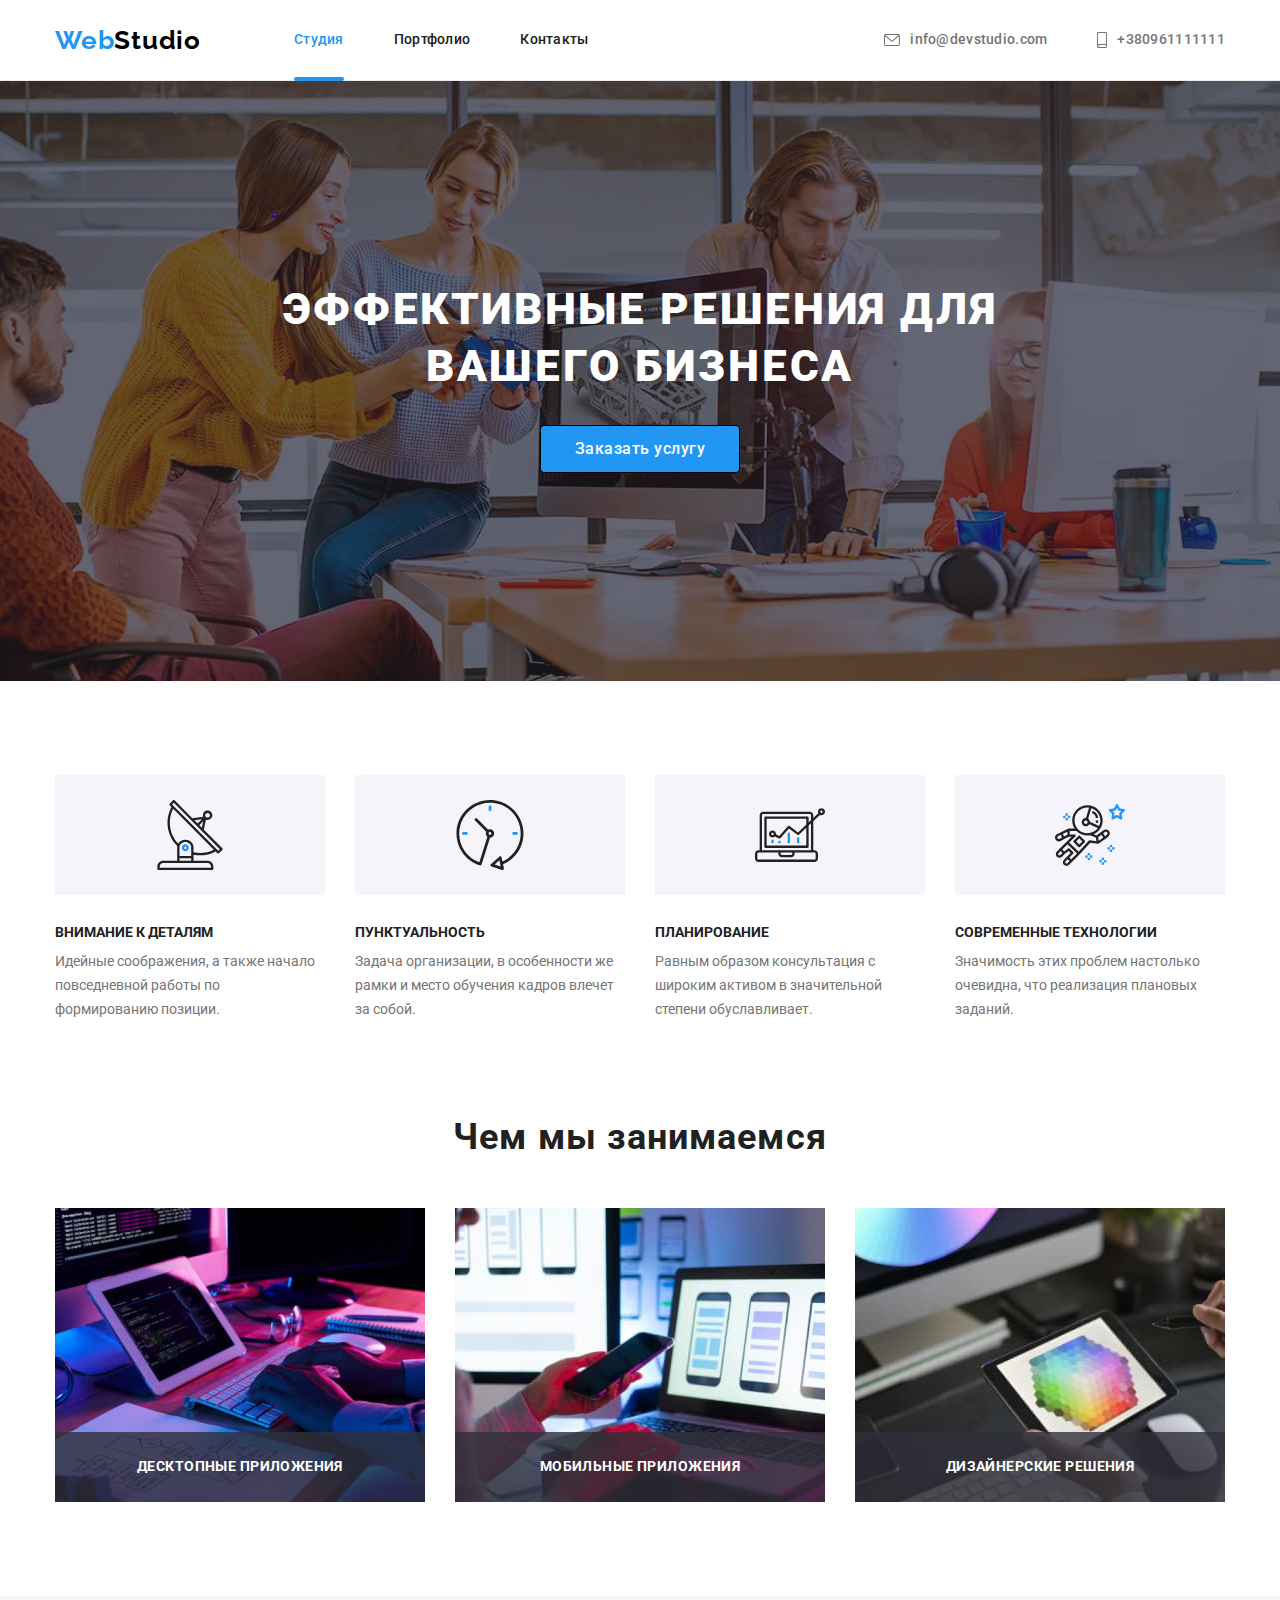
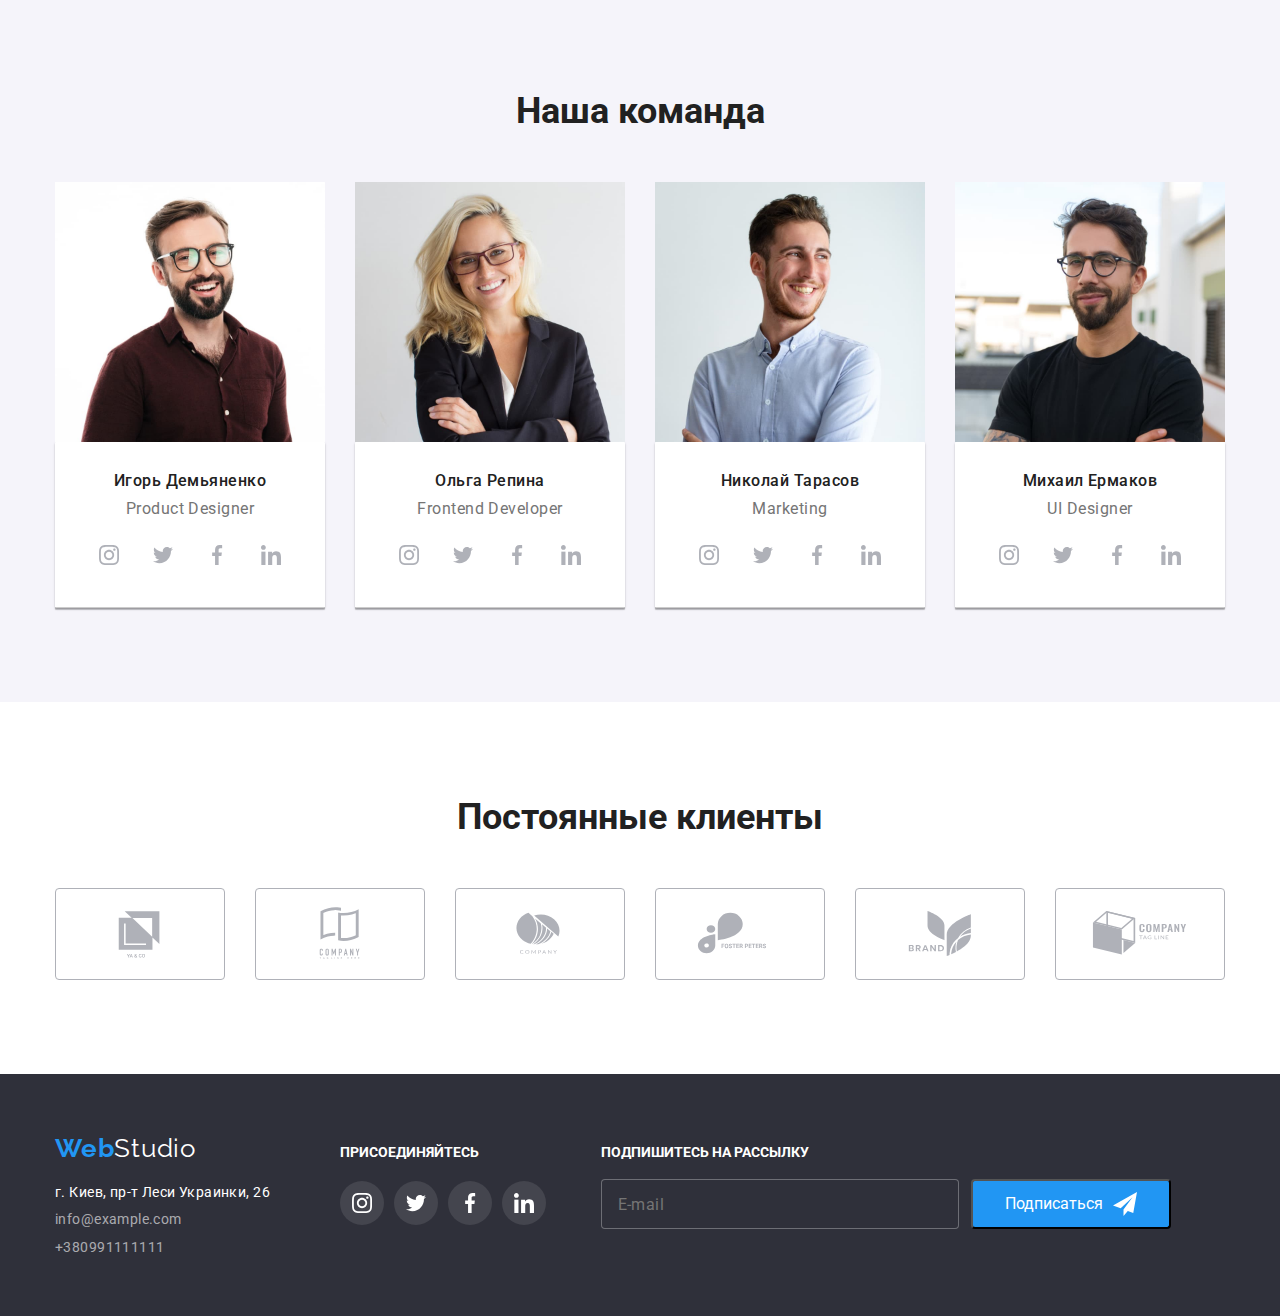
<file: index.html>
<!DOCTYPE html>
<html lang="ru">
  <head>
    <meta charset="UTF-8" />
    <meta http-equiv="X-UA-Compatible" content="IE=edge" />
    <meta name="viewport" content="width=device-width, initial-scale=1.0" />

    <link rel="preconnect" href="https://fonts.googleapis.com" />
    <link rel="preconnect" href="https://fonts.gstatic.com" crossorigin />
    <link
      href="https://fonts.googleapis.com/css2?family=Raleway:wght@700&family=Roboto:wght@400;500;700;900&display=swap"
      rel="stylesheet"
    />
    <link
      rel="stylesheet"
      href="https://cdnjs.cloudflare.com/ajax/libs/modern-normalize/1.1.0/modern-normalize.min.css"
    />
    <link rel="stylesheet" href="./css/style.css" />
    <title>Document</title>
  </head>
  <body>
    <header class="page-header">
      <div class="container">
        <nav class="all-nav">
          <a class="link link-logo-header" href="./index.html">
            <span class="logo-web-header">Web</span
            ><span class="logo-studio-header">Studio</span>
          </a>
          <ul class="nav-list">
            <li class="item">
              <a href="" class="nav-list-link current link">Студия</a>
            </li>
            <li class="item">
              <a href="./portfolio.html" class="nav-list-link link"
                >Портфолио</a
              >
            </li>
            <li class="item">
              <a href="" class="nav-list-link link">Контакты</a>
            </li>
          </ul>
        </nav>
        <ul class="contacts-list">
          <li class="item">
            <a href="mailto:info@devstudio.com" class="contact link">
              <svg class="icon-mail">
                <use href="./img/icons.svg#icon-envelope"></use>
              </svg>
              info@devstudio.com</a
            >
          </li>
          <li class="item">
            <a href="tel:+380961111111" class="contact link"
              ><svg class="icon-phone">
                <use href="./img/icons.svg#icon-smartphone"></use>
              </svg>
              +380961111111</a
            >
          </li>
        </ul>
      </div>
    </header>
    <main>
      <!-- HERO -->
      <section class="filter-list">
        <div class="container">
          <h1 class="filter-list-title">
            ЭФФЕКТИВНЫЕ РЕШЕНИЯ ДЛЯ<br />
            ВАШЕГО БИЗНЕСА
          </h1>
          <button type="button" class="button current" data-modal-open>
            Заказать услугу
          </button>
        </div>
      </section>
      <!-- ADVANTAGE -->
      <section class="section">
        <div class="container">
          <h2 class="visually-hidden">Особенности(скрытый заголовок)</h2>
          <ul class="advantage-list">
            <li class="item">
              <div class="icon-container">
                <svg class="icon-antenna-1">
                  <use href="./img/icons.svg#icon-antenna-1"></use>
                </svg>
              </div>

              <h3 class="advantage-list-title">ВНИМАНИЕ К ДЕТАЛЯМ</h3>
              <p class="advantage-list-text">
                Идейные соображения, а также начало повседневной работы по
                формированию позиции.
              </p>
            </li>
            <li class="item">
              <div class="icon-container">
                <svg class="icon-clock-1">
                  <use href="./img/icons.svg#icon-clock-1"></use>
                </svg>
              </div>
              <h3 class="advantage-list-title">ПУНКТУАЛЬНОСТЬ</h3>
              <p class="advantage-list-text">
                Задача организации, в особенности же рамки и место обучения
                кадров влечет за собой.
              </p>
            </li>
            <li class="item">
              <div class="icon-container">
                <svg class="icon-diagram-1">
                  <use href="./img/icons.svg#icon-diagram-1"></use>
                </svg>
              </div>
              <h3 class="advantage-list-title">ПЛАНИРОВАНИЕ</h3>
              <p class="advantage-list-text">
                Равным образом консультация с широким активом в значительной
                степени обуславливает.
              </p>
            </li>
            <li class="item">
              <div class="icon-container">
                <svg class="icon-astronaut-1">
                  <use href="./img/icons.svg#icon-astronaut-1"></use>
                </svg>
              </div>
              <h3 class="advantage-list-title">СОВРЕМЕННЫЕ ТЕХНОЛОГИИ</h3>
              <p class="advantage-list-text">
                Значимость этих проблем настолько очевидна, что реализация
                плановых заданий.
              </p>
            </li>
          </ul>
        </div>
      </section>
      <section class="work-list">
        <div class="container">
          <h2 class="work-list-title">Чем мы занимаемся</h2>
          <ul class="work-list-img">
            <li class="item">
              <img src="./img/box1.jpg" alt="компьютер" width="370" />
              <p class="work-overlay">ДЕСКТОПНЫЕ ПРИЛОЖЕНИЯ</p>
            </li>
            <li class="item">
              <img src="./img/box2.jpg" alt="смартфон" width="370" />
              <p class="work-overlay">МОБИЛЬНЫЕ ПРИЛОЖЕНИЯ</p>
            </li>
            <li class="item">
              <img src="./img/box3.jpg" alt="планшет" width="370" />
              <p class="work-overlay">ДИЗАЙНЕРСКИЕ РЕШЕНИЯ</p>
            </li>
          </ul>
        </div>
      </section>
      <section class="all-team section">
        <div class="container">
          <h2 class="team-list-title">Наша команда</h2>
          <ul class="team-list-catalog">
            <li class="item">
              <img src="./img/img.jpg" width="270" alt="фото Игоря" />
              <div class="team-list-content">
                <h3 class="team-list-name">Игорь Демьяненко</h3>
                <p class="team-list-description">Product Designer</p>
                <ul class="social-icons">
                  <li class="social-item">
                    <a href="" class="social-link">
                      <svg class="social-icon" width="20" height="20">
                        <use href="./img/icons.svg#icon-instagram-2"></use>
                      </svg>
                    </a>
                  </li>
                  <li class="social-item">
                    <a href="" class="social-link">
                      <svg class="social-icon" width="20" height="20">
                        <use href="./img/icons.svg#icon-twitter-1"></use>
                      </svg>
                    </a>
                  </li>
                  <li class="social-item">
                    <a href="" class="social-link">
                      <svg class="social-icon" width="20" height="20">
                        <use href="./img/icons.svg#icon-facebook-1"></use>
                      </svg>
                    </a>
                  </li>
                  <li class="social-item">
                    <a href="" class="social-link">
                      <svg class="social-icon" width="20" height="20">
                        <use href="./img/icons.svg#icon-linkedin-1"></use>
                      </svg>
                    </a>
                  </li>
                </ul>
              </div>
            </li>
            <li class="item">
              <img src="./img/img1.jpg" width="270" alt="фото Ольги" />
              <div class="team-list-content">
                <h3 class="team-list-name">Ольга Репина</h3>
                <p class="team-list-description">Frontend Developer</p>
                <ul class="social-icons">
                  <li class="social-item">
                    <a href="" class="social-link">
                      <svg class="social-icon" width="20" height="20">
                        <use href="./img/icons.svg#icon-instagram-2"></use>
                      </svg>
                    </a>
                  </li>
                  <li class="social-item">
                    <a href="" class="social-link">
                      <svg class="social-icon" width="20" height="20">
                        <use href="./img/icons.svg#icon-twitter-1"></use>
                      </svg>
                    </a>
                  </li>
                  <li class="social-item">
                    <a href="" class="social-link">
                      <svg class="social-icon" width="20" height="20">
                        <use href="./img/icons.svg#icon-facebook-1"></use>
                      </svg>
                    </a>
                  </li>
                  <li class="social-item">
                    <a href="" class="social-link">
                      <svg class="social-icon" width="20" height="20">
                        <use href="./img/icons.svg#icon-linkedin-1"></use>
                      </svg>
                    </a>
                  </li>
                </ul>
              </div>
            </li>
            <li class="item">
              <img src="./img/img2.jpg" width="270" alt="фото Николая" />
              <div class="team-list-content">
                <h3 class="team-list-name">Николай Тарасов</h3>
                <p class="team-list-description">Marketing</p>
                <ul class="social-icons">
                  <li class="social-item">
                    <a href="" class="social-link">
                      <svg class="social-icon" width="20" height="20">
                        <use href="./img/icons.svg#icon-instagram-2"></use>
                      </svg>
                    </a>
                  </li>
                  <li class="social-item">
                    <a href="" class="social-link">
                      <svg class="social-icon" width="20" height="20">
                        <use href="./img/icons.svg#icon-twitter-1"></use>
                      </svg>
                    </a>
                  </li>
                  <li class="social-item">
                    <a href="" class="social-link">
                      <svg class="social-icon" width="20" height="20">
                        <use href="./img/icons.svg#icon-facebook-1"></use>
                      </svg>
                    </a>
                  </li>
                  <li class="social-item">
                    <a href="" class="social-link">
                      <svg class="social-icon" width="20" height="20">
                        <use href="./img/icons.svg#icon-linkedin-1"></use>
                      </svg>
                    </a>
                  </li>
                </ul>
              </div>
            </li>
            <li class="item">
              <img src="./img/img3.jpg" width="270" alt="фото Михаила" />
              <div class="team-list-content">
                <h3 class="team-list-name">Михаил Ермаков</h3>
                <p class="team-list-description">UI Designer</p>
                <ul class="social-icons">
                  <li class="social-item">
                    <a href="" class="social-link">
                      <svg class="social-icon" width="20" height="20">
                        <use href="./img/icons.svg#icon-instagram-2"></use>
                      </svg>
                    </a>
                  </li>
                  <li class="social-item">
                    <a href="" class="social-link">
                      <svg class="social-icon" width="20" height="20">
                        <use href="./img/icons.svg#icon-twitter-1"></use>
                      </svg>
                    </a>
                  </li>
                  <li class="social-item">
                    <a href="" class="social-link">
                      <svg class="social-icon" width="20" height="20">
                        <use href="./img/icons.svg#icon-facebook-1"></use>
                      </svg>
                    </a>
                  </li>
                  <li class="social-item">
                    <a href="" class="social-link">
                      <svg class="social-icon" width="20" height="20">
                        <use href="./img/icons.svg#icon-linkedin-1"></use>
                      </svg>
                    </a>
                  </li>
                </ul>
              </div>
            </li>
          </ul>
        </div>
      </section>
      <section class="clients section">
        <div class="container">
          <h2 class="client-title">Постоянные клиенты</h2>
          <ul class="client-list">
            <li class="client-item">
              <a href="" class="client-link"
                ><svg class="client-icon" width="106" height="60">
                  <use href="./img/icons.svg#icon-logo"></use>
                </svg>
              </a>
            </li>
            <li class="client-item">
              <a href="" class="client-link"
                ><svg class="client-icon" width="106" height="60">
                  <use href="./img/icons.svg#icon-logo1"></use>
                </svg>
              </a>
            </li>
            <li class="client-item">
              <a href="" class="client-link"
                ><svg class="client-icon" width="106" height="60">
                  <use href="./img/icons.svg#icon-logo2"></use>
                </svg>
              </a>
            </li>
            <li class="client-item">
              <a href="" class="client-link"
                ><svg class="client-icon" width="106" height="60">
                  <use href="./img/icons.svg#icon-logo3"></use>
                </svg>
              </a>
            </li>
            <li class="client-item">
              <a href="" class="client-link"
                ><svg class="client-icon" width="106" height="60">
                  <use href="./img/icons.svg#icon-logo4"></use>
                </svg>
              </a>
            </li>
            <li class="client-item">
              <a href="" class="client-link"
                ><svg class="client-icon" width="106" height="60">
                  <use href="./img/icons.svg#icon-logo5"></use>
                </svg>
              </a>
            </li>
          </ul>
        </div>
      </section>
    </main>
    <!-- FOOTER -->
    <footer class="all-footer">
      <div class="container">
        <div class="left-side">
          <a class="link" href="./index.html">
            <span lang="en" class="logo-web-header">Web</span
            ><span lang="en" class="footer-logo-studio">Studio</span>
          </a>

          <address class="contacts-list">
            <ul class="contacts-footer">
              <li class="item">
                <a
                  class="contacts-list-adress link"
                  href="https://www.google.com/maps/d/viewer?msa=0&mid=10uSM3H-mIU3GznYo2szRIEphczw&ll=50.42732700000004%2C30.538092&z=17"
                  rel="noopener noreferrer"
                  >г. Киев, пр-т Леси Украинки, 26</a
                >
              </li>
              <li class="item">
                <a href="mailto:info@example.com" class="contact-footer link"
                  >info@example.com</a
                >
              </li>
              <li class="item">
                <a href="tel:+380991111111" class="contact-footer link"
                  >+380991111111</a
                >
              </li>
            </ul>
          </address>
        </div>
        <div class="social-address">
          <h3 class="address-title">ПРИСОЕДИНЯЙТЕСЬ</h3>
          <ul class="address-icons">
            <li class="address-item">
              <a href="" class="address-link">
                <svg class="address-icon" width="20" height="20">
                  <use href="./img/icons.svg#icon-instagram-2"></use>
                </svg>
              </a>
            </li>
            <li class="address-item">
              <a href="" class="address-link">
                <svg class="address-icon" width="20" height="20">
                  <use href="./img/icons.svg#icon-twitter-1"></use>
                </svg>
              </a>
            </li>
            <li class="address-item">
              <a href="" class="address-link">
                <svg class="address-icon" width="20" height="20">
                  <use href="./img/icons.svg#icon-facebook-1"></use>
                </svg>
              </a>
            </li>
            <li class="address-item">
              <a href="" class="address-link">
                <svg class="address-icon" width="20" height="20">
                  <use href="./img/icons.svg#icon-linkedin-1"></use>
                </svg>
              </a>
            </li>
          </ul>
        </div>
        <form action="#" class="contact-form">
          <label for="email" class="text-for-input"
            >ПОДПИШИТЕСЬ НА РАССЫЛКУ</label
          >
          <input
            type="text"
            name="email"
            class="input-form"
            id="email"
            placeholder="E-mail"
          />
          <button class="input-button" type="submit">
            Подписаться
            <svg class="icon-send" width="24" height="24">
              <use href="./img/icons.svg#icon-send"></use>
            </svg>
          </button>
        </form>
      </div>
    </footer>
    <div class="backdrop is-hidden" data-modal>
      <div class="modal">
        <button class="close-modal-button" type="button" data-modal-close>
          <svg class="icon-close" width="18" height="18">
            <use href="./img/icons.svg#icon-close"></use>
          </svg>
        </button>
        <form class="modal-form">
          <p class="modal-form-text">Оставьте свои данные, мы вам перезвоним</p>
          <div class="modal-form-name">
            <label class="label-modal" for="name"> Имя</label>
            <span class="label-modal-span">
              <input class="input-modal" type="text" name="name" id="name" />
              <svg class="icon-modal" width="12" height="12">
                <use href="./img/icons.svg#icon-man"></use></svg
            ></span>
          </div>
          <div class="modal-form-phone">
            <label class="label-modal" for="phone">Телефон</label>
            <span class="label-modal-span"
              ><input class="input-modal" type="text" name="phone" id="phone" />
              <svg class="icon-modal" width="12" height="12">
                <use href="./img/icons.svg#icon-telphone"></use></svg
            ></span>
          </div>
          <div class="modal-form-mail">
            <label class="label-modal" for="mail">Почта</label>

            <span class="label-modal-span"
              ><input
                class="input-modal"
                type="text"
                name="mail"
                id="mail" /><svg class="icon-modal" width="12" height="12">
                <use href="./img/icons.svg#icon-enve"></use></svg
            ></span>
          </div>
          <div class="modal-form-comment">
            <label class="label-modal" for="comment">Комментарий</label>
            <textarea
              class="textarea-modal"
              name="comment"
              id="comment"
              placeholder="Введите текст"
            ></textarea>
          </div>
          <div class="modal-form-agreement">
            <input
              class="checkbox visually-hidden"
              type="checkbox"
              name="accept"
              value="accept"
              id="check"
            />
            <label for="check" class="accept-agreement"
              ><span class="label-accept-check"
                ><svg height="8" width="11">
                  <use href="./img/icons.svg#icon-vector-1"></use></svg
              ></span>
              Соглашаюсь с рассылкой и принимаю&nbsp;
              <a href="" class="accept-agreement-link">
                Условия договора</a
              ></label
            >
          </div>
          <div class="modal-form-submit">
            <button class="input-button-modal" type="submit">Отправить</button>
          </div>
        </form>
      </div>
    </div>
    <script src="./js/modal.js"></script>
  </body>
</html>
</file>
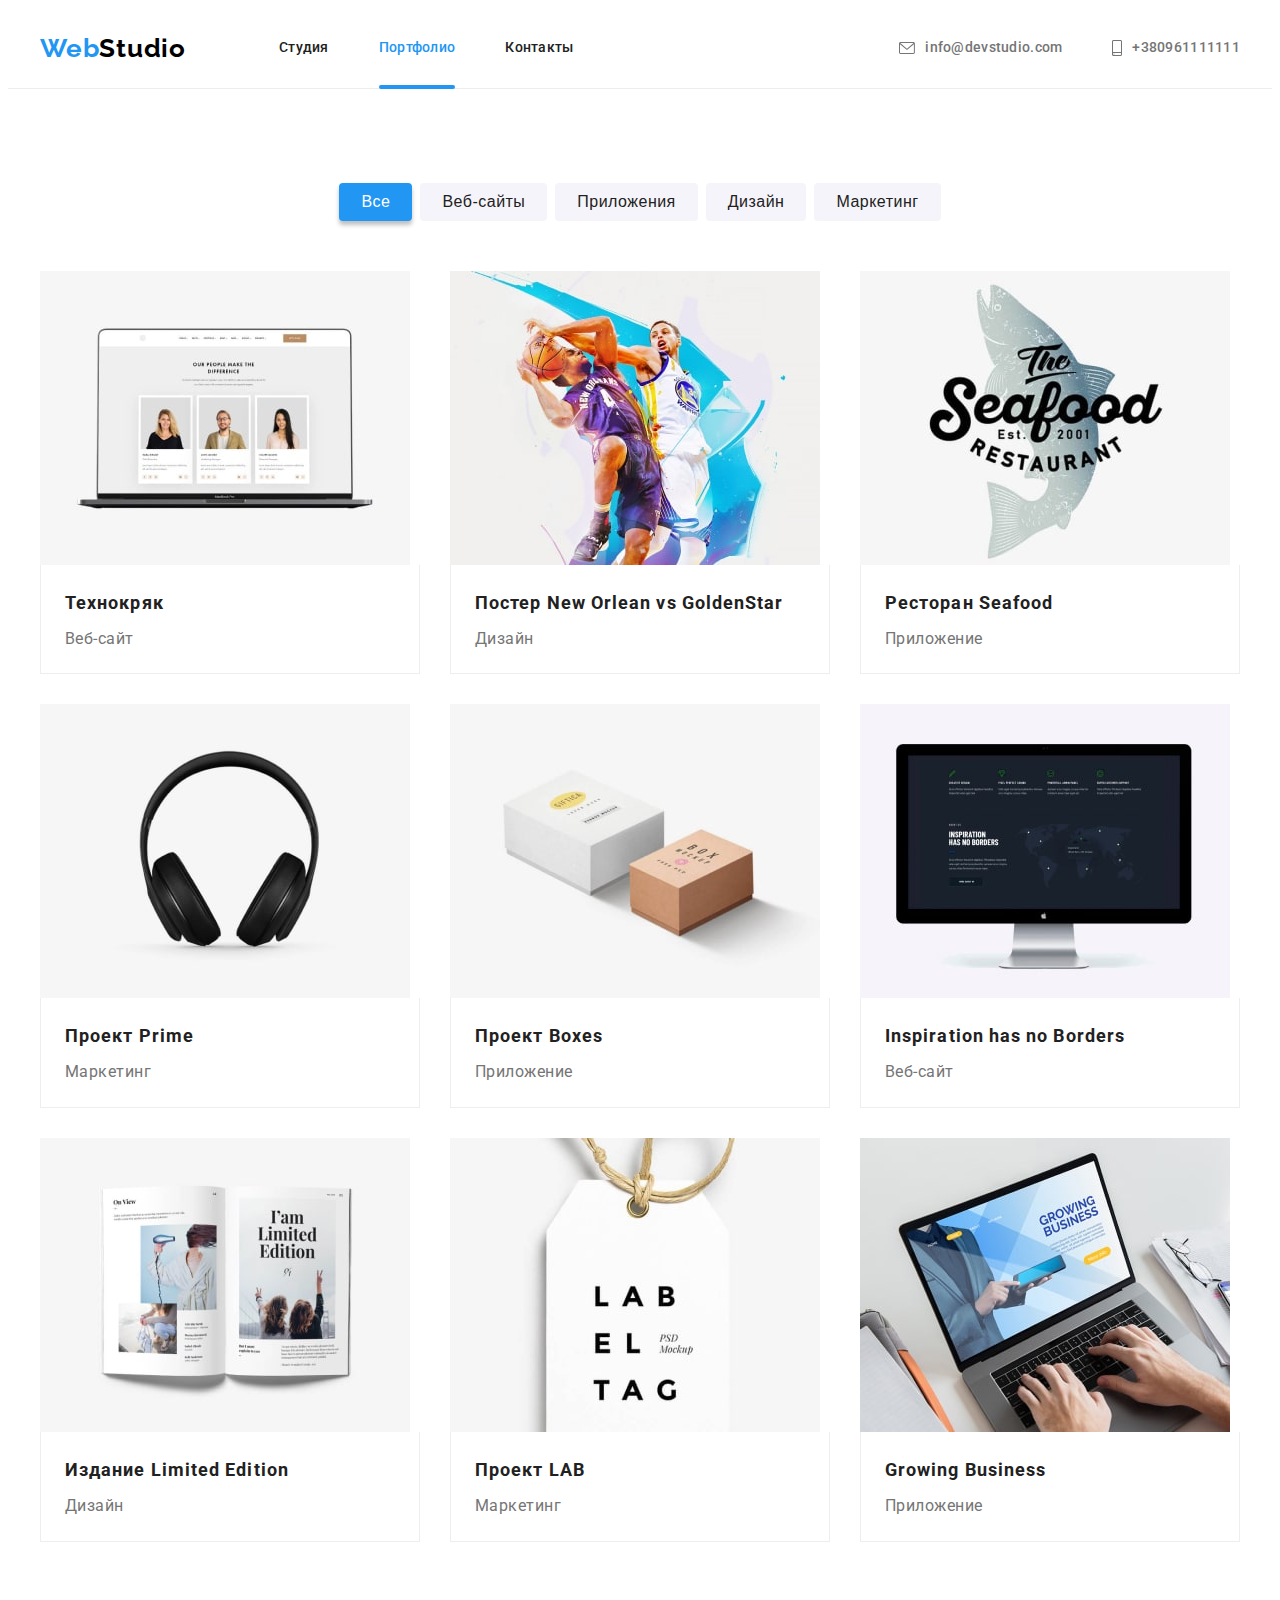
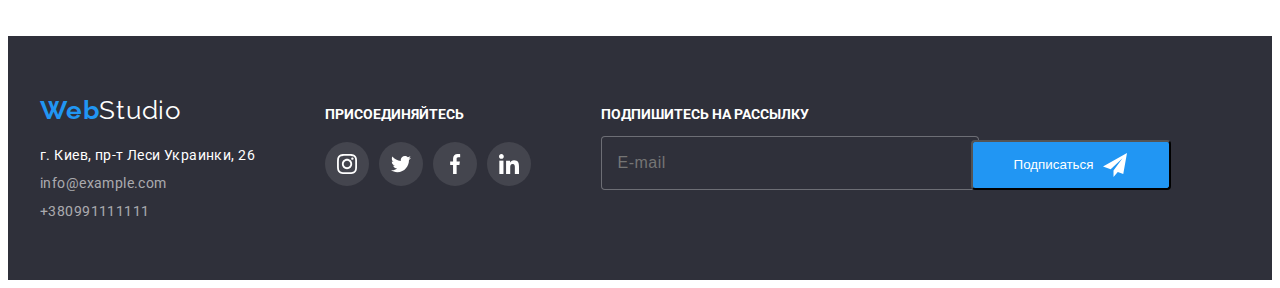
<file: portfolio.html>
<!DOCTYPE html>
<html lang="ru">
  <head>
    <meta charset="UTF-8" />
    <meta http-equiv="X-UA-Compatible" content="IE=edge" />
    <meta name="viewport" content="width=device-width, initial-scale=1.0" />
    <link rel="preconnect" href="https://fonts.googleapis.com" />
    <link rel="preconnect" href="https://fonts.gstatic.com" crossorigin />
    <link
      href="https://fonts.googleapis.com/css2?family=Raleway:wght@700&family=Roboto:wght@400;500;700;900&display=swap"
      rel="stylesheet"
    />
    <link
      rel="stylesheet"
      href="https://cdnjs.cloudflare.com/ajax/libs/modern-normalize/1.1.0/modern-normalize.min.css"
      integrity="sha512-wpPYUAdjBVSE4KJnH1VR1HeZfpl1ub8YT/NKx4PuQ5NmX2tKuGu6U/JRp5y+Y8XG2tV+wKQpNHVUX03MfMFn9Q=="
      crossorigin="anonymous"
      referrerpolicy="no-referrer"
    />
    <link rel="stylesheet" href="./css/style.css" />
    <title>Document</title>
  </head>
  <body>
    <!-- header -->
    <header class="page-header">
      <div class="container">
        <nav class="all-nav">
          <a class="link link-logo-header" href="./index.html">
            <span lang="en" class="logo-web-header">Web</span
            ><span lang="en" class="logo-studio-header">Studio</span>
          </a>
          <ul class="nav-list">
            <li class="item">
              <a href="./index.html" class="nav-list-link link">Студия</a>
            </li>
            <li class="item">
              <a href="" class="nav-list-link current link">Портфолио</a>
            </li>
            <li class="item">
              <a href="" class="nav-list-link link">Контакты</a>
            </li>
          </ul>
        </nav>
        <ul class="contacts-list">
          <li class="item">
            <a href="mailto:info@devstudio.com" class="contact link"
              ><svg class="icon-mail">
                <use href="./img/icons.svg#icon-envelope"></use>
              </svg>
              info@devstudio.com</a
            >
          </li>
          <li class="item">
            <a href="tel:+380961111111" class="contact link">
              <svg class="icon-phone">
                <use href="./img/icons.svg#icon-smartphone"></use></svg
              >+380961111111</a
            >
          </li>
        </ul>
      </div>
    </header>

    <!-- MAIN -->

    <main>
      <!--all offer-->
      <section class="section">
        <h1 class="visually-hidden">Скрытый заголовок</h1>
        <div class="container">
          <ul class="filter-list-all">
            <li class="item">
              <button type="button" class="button current">Все</button>
            </li>
            <li class="item">
              <button type="button" class="button">Веб-сайты</button>
            </li>
            <li class="item">
              <button type="button" class="button">Приложения</button>
            </li>
            <li class="item">
              <button type="button" class="button">Дизайн</button>
            </li>
            <li class="item">
              <button type="button" class="button">Маркетинг</button>
            </li>
          </ul>
          <!-- PROJECTS -->

          <ul class="project-list">
            <li class="item">
              <a class="link" href="">
                <div class="project-card">
                  <img
                    src="./img/portfolio/img-min.jpg"
                    alt="вебсайт"
                    width="370"
                  />
                  <p class="project-card-text">
                    Технокряк это современная площадка распространения
                    коронавируса. Компании используют эту платформу для
                    цифрового шпионажа и атак на защищённые сервера конкурентов.
                  </p>
                </div>

                <div class="project-content">
                  <h2 class="project-list-title">Технокряк</h2>
                  <p class="project-list-text">Веб-сайт</p>
                </div>
              </a>
            </li>
            <li class="item">
              <a class="link" href="">
                <div class="project-card">
                  <img
                    src="./img/portfolio/img1-min.jpg"
                    alt="два баскетболиста"
                    width="370"
                  />
                  <p class="project-card-text">
                    Технокряк это современная площадка распространения
                    коронавируса. Компании используют эту платформу для
                    цифрового шпионажа и атак на защищённые сервера конкурентов.
                  </p>
                </div>
                <div class="project-content">
                  <h2 class="project-list-title">
                    Постер <span lang="en">New Orlean vs GoldenStar</span>
                  </h2>
                  <p class="project-list-text">Дизайн</p>
                </div></a
              >
            </li>
            <li class="item">
              <a class="link" href="">
                <div class="project-card">
                  <img
                    src="./img/portfolio/img2-min.jpg"
                    alt="рыба"
                    width="370"
                  />
                  <p class="project-card-text">
                    Технокряк это современная площадка распространения
                    коронавируса. Компании используют эту платформу для
                    цифрового шпионажа и атак на защищённые сервера конкурентов.
                  </p>
                </div>
                <div class="project-content">
                  <h2 class="project-list-title">
                    <span>Ресторан</span><span lang="en"> Seafood</span>
                  </h2>
                  <p class="project-list-text">Приложение</p>
                </div></a
              >
            </li>
            <li class="item">
              <a class="link" href=""
                ><div class="project-card">
                  <img
                    src="./img/portfolio/img3-min.jpg"
                    alt="наушники"
                    width="370"
                  />
                  <p class="project-card-text">
                    Технокряк это современная площадка распространения
                    коронавируса. Компании используют эту платформу для
                    цифрового шпионажа и атак на защищённые сервера конкурентов.
                  </p>
                </div>
                <div class="project-content">
                  <h2 class="project-list-title">
                    <span>Проект</span> <span lang="en">Prime</span>
                  </h2>
                  <p class="project-list-text">Маркетинг</p>
                </div></a
              >
            </li>
            <li class="item">
              <a class="link" href=""
                ><div class="project-card"><img
                  src="./img/portfolio/img4-min.jpg"
                  alt="коробки"
                  width="370"
                /><p class="project-card-text">
                    Технокряк это современная площадка распространения
                    коронавируса. Компании используют эту платформу для
                    цифрового шпионажа и атак на защищённые сервера конкурентов.
                  </p></div>

                <div class="project-content">
                  <h2 class="project-list-title">
                    <span>Проект</span> <span lang="en">Boxes</span>
                  </h2>
                  <p class="project-list-text">Приложение</p>
                </div></a
              >
            </li>
            <li class="item">
              <a class="link" href=""
                ><div class="project-card"><img
                  src="./img/portfolio/img5-min.jpg"
                  alt="веб сайт"
                  width="370"
                /><p class="project-card-text">
                    Технокряк это современная площадка распространения
                    коронавируса. Компании используют эту платформу для
                    цифрового шпионажа и атак на защищённые сервера конкурентов.
                  </p></div>
                <div class="project-content">
                  <h2 lang="en" class="project-list-title">
                    Inspiration has no Borders
                  </h2>
                  <p class="project-list-text">Веб-сайт</p>
                </div></a
              >
            </li>
            <li class="item">
              <a class="link" href=""
                ><div class="project-card"><img
                  src="./img/portfolio/img6-min.jpg"
                  alt="книга"
                  width="370"
                />
                <p class="project-card-text">
                    Технокряк это современная площадка распространения
                    коронавируса. Компании используют эту платформу для
                    цифрового шпионажа и атак на защищённые сервера конкурентов.
                  </p></div>
                <div class="project-content">
                  <h2 class="project-list-title">
                    <span>Издание</span><span lang="en"> Limited Edition</span>
                  </h2>
                  <p class="project-list-text">Дизайн</p>
                </div></a
              >
            </li>
            <li class="item">
              <a class="link" href=""></a>
                <div class="project-card">
                  <img
                    src="./img/portfolio/img7-min.jpg"
                    alt="подвеска"
                    width="370"
                  />
                  <p class="project-card-text">
                    Технокряк это современная площадка распространения
                    коронавируса. Компании используют эту платформу для
                    цифрового шпионажа и атак на защищённые сервера конкурентов.
                  </p>
                </div>
                <div class="project-content">
                  <h2 class="project-list-title">
                    <span>Проект</span> <span lang="en">LAB</span>
                  </h2>
                  <p class="project-list-text">Маркетинг</p>
                </div></a
              >
            </li>
            <li class="item">
              <a class="link" href=""
                ><div class="project-card">
                  <img
                    src="./img/portfolio/img8-min.jpg"
                    alt="ноутбук"
                    width="370"
                  />
                  <p class="project-card-text">
                    Технокряк это современная площадка распространения
                    коронавируса. Компании используют эту платформу для
                    цифрового шпионажа и атак на защищённые сервера конкурентов.
                  </p>
                </div>
                <div class="project-content">
                  <h2 lang="en" class="project-list-title">Growing Business</h2>
                  <p class="project-list-text">Приложение</p>
                </div></a
              >
            </li>
          </ul>
        </div>
      </section>
    </main>
    <!-- FOOTER -->
    <footer class="all-footer">
      <div class="container">
        <div class="left-side">
          <a class="link" href="./index.html">
            <span lang="en" class="logo-web-header">Web</span
            ><span lang="en" class="footer-logo-studio">Studio</span>
          </a>

          <address class="contacts-list">
            <ul class="contacts-footer">
              <li class="item">
                <a
                  class="contacts-list-adress link"
                  href="https://www.google.com/maps/d/viewer?msa=0&mid=10uSM3H-mIU3GznYo2szRIEphczw&ll=50.42732700000004%2C30.538092&z=17"
                  rel="noopener noreferrer"
                  >г. Киев, пр-т Леси Украинки, 26</a
                >
              </li>
              <li class="item">
                <a href="mailto:info@example.com" class="contact-footer link"
                  >info@example.com</a
                >
              </li>
              <li class="item">
                <a href="tel:+380991111111" class="contact-footer link"
                  >+380991111111</a
                >
              </li>
            </ul>
          </address>
        </div>
        <div class="social-address">
          <h3 class="address-title">ПРИСОЕДИНЯЙТЕСЬ</h3>
          <ul class="address-icons">
            <li class="address-item">
              <a href="" class="address-link">
                <svg class="address-icon" width="20" height="20">
                  <use href="./img/icons.svg#icon-instagram-2"></use>
                </svg>
              </a>
            </li>
            <li class="address-item">
              <a href="" class="address-link">
                <svg class="address-icon" width="20" height="20">
                  <use href="./img/icons.svg#icon-twitter-1"></use>
                </svg>
              </a>
            </li>
            <li class="address-item">
              <a href="" class="address-link">
                <svg class="address-icon" width="20" height="20">
                  <use href="./img/icons.svg#icon-facebook-1"></use>
                </svg>
              </a>
            </li>
            <li class="address-item">
              <a href="" class="address-link">
                <svg class="address-icon" width="20" height="20">
                  <use href="./img/icons.svg#icon-linkedin-1"></use>
                </svg>
              </a>
            </li>
          </ul>
        </div>
      
      <form action="#" class="contact-form">
          <label for="email" class="text-for-input"
            >ПОДПИШИТЕСЬ НА РАССЫЛКУ</label
          >
          <input
            type="text"
            name="email"
            class="input-form"
            id="email"
            placeholder="E-mail"
          />
          <button class="input-button" type="submit">
            Подписаться
            <svg class="icon-send" width="24" height="24">
              <use href="./img/icons.svg#icon-send"></use>
            </svg>
          </button>
        </form>
        </div>
    </footer>
  </body>
</html>
</file>
<file: css/style.css>
:root {
  --background-color: #e5e5e5;
  --primary-text-color: #212121;
  --secondary-text-color: #757575;
  --button-hover-color: #2196f3;
  --button-hover-text-color: #ffffff;
  --button-background-color: #f5f4fa;
}
/*MAIN*/
body {
  background-color: #ffffff;
  color: var(--primary-text-color);
  font-family: "Roboto", sans-serif;
}
h1,
h2,
h3 {
  margin: 0;
}
ul {
  margin: 0;
  list-style: none;
}
p {
  margin: 0;
}
img {
  display: block;
  max-width: 100%;
}
.container {
  width: 1200px;
  padding-left: 15px;
  padding-right: 15px;
  margin: 0 auto;
}
.section {
  padding-bottom: 94px;
  padding-top: 94px;
}
.link {
  text-decoration: none;
}
.visually-hidden {
  position: absolute;
  width: 1px;
  height: 1px;
  margin: -1px;
  border: 0;
  padding: 0;
  white-space: nowrap;
  clip-path: inset(100%);
  clip: rect(0 0 0 0);
  overflow: hidden;
}

/*LOGO in HEADER*/

.logo-web-header {
  color: var(--button-hover-color);
  font-family: "Raleway", sans-serif;
  font-size: 26px;
  font-weight: 700;
  line-height: 1.1;
  letter-spacing: 0.03em;
}
.logo-studio-header {
  color: black;
  font-family: "Raleway", sans-serif;
  font-size: 26px;
  font-weight: 700;
  line-height: 1.1;
  letter-spacing: 0.03em;
}
/*NAVIGATION*/
.page-header {
  padding-left: 0;
  border-bottom: 1px solid #ececec;
}

.page-header .container {
  display: flex;
  align-items: center;
}

.all-nav {
  display: flex;
  align-items: center;
}
.link-logo-header {
  margin-right: 93px;
}
.nav-list {
  display: flex;
  list-style: none;
  padding-left: 0px;
}
.nav-list .item + .item {
  margin-left: 50px;
}

.nav-list .nav-list-link {
  display: block;
  color: var(--primary-text-color);
  font-weight: 500;
  font-size: 14px;
  line-height: 1.1;
  letter-spacing: 0.02em;
  padding-bottom: 32px;
  padding-top: 32px;
  transition: color 250ms cubic-bezier(0.4, 0, 0.2, 1);
}

.nav-list .nav-list-link.current {
  display: block;
  color: var(--button-hover-color);
  padding-top: 32px;
  padding-bottom: 32px;
}
.nav-list .nav-list-link:hover,
.nav-list .nav-list-link:focus {
  color: var(--button-hover-color);
}
.nav-list-link {
  position: relative;
}

.nav-list-link.current.link::after {
  display: block;
  width: 100%;
  height: 4px;
  border-radius: 2px;
  background-color: var(--button-hover-color);
  content: "";
  position: absolute;
  bottom: -1px;
}
/*CONTACTS*/
.contacts-list {
  display: flex;
  list-style: none;
  font-style: normal;
  padding-left: 0px;
  margin-left: auto;
  align-items: center;
}

.contacts-list .item + .item {
  margin-left: 50px;
}
.contacts-list .contact {
  color: var(--secondary-text-color);
  font-weight: 500;
  font-size: 14px;
  line-height: 1.1;
  letter-spacing: 0.02em;
  transition: color 250ms cubic-bezier(0.4, 0, 0.2, 1);
}
.contacts-list .contact.current {
  color: var(--button-hover-color);
  display: block;
  padding-top: 32px;
  padding-bottom: 32px;
}
.contacts-list .contact.link {
  display: flex;
  padding-bottom: 32px;
  padding-top: 32px;
  align-items: center;
}

.contacts-list .contact:hover,
.contacts-list .contact:focus {
  color: var(--button-hover-color);
}
.contacts-list .contacts-list-adress {
  color: var(--button-hover-text-color);
  font-weight: 400;
  font-size: 14px;
  line-height: 1.1;
  letter-spacing: 0.03em;
  transition: color 250ms cubic-bezier(0.4, 0, 0.2, 1);
}

.contacts-list-adress:hover,
.contacts-list-adress:focus {
  color: var(--button-hover-color);
}
.contact:hover .icon-mail,
.contact:focus .icon-mail,
.contact:hover .icon-phone,
.contact:focus .icon-phone {
  fill: var(--button-hover-color);
}

.icon-phone {
  width: 10px;
  height: 16px;
  fill: #757575;
  margin-right: 10px;
  transition: fill 250ms cubic-bezier(0.4, 0, 0.2, 1);
}

.icon-mail {
  width: 16px;
  height: 12px;
  fill: #757575;
  margin-right: 10px;
  transition: fill 250ms cubic-bezier(0.4, 0, 0.2, 1);
}

/*FILTER*/

.filter-list {
  list-style: none;
  text-align: center;
  padding-top: 200px;
  padding-bottom: 200px;
  background-image: linear-gradient(
      rgba(47, 48, 58, 0.4),
      rgba(47, 48, 58, 0.4)
    ),
    url(../img/Imgmin.jpg);
  background-size: cover;
  background-position: center;
  height: 600px;
  max-width: 1600px;
  margin-left: auto;
  margin-right: auto;
}

.filter-list-title {
  color: var(--button-hover-text-color);
  font-size: 44px;
  font-weight: 900;
  letter-spacing: 0.06em;
  text-align: center;
  line-height: 1.3;
  margin-bottom: 30px;
  margin-top: 0px;
  min-width: 696px;
}
.filter-list-all {
  background-color: #ffffff;
  display: flex;
  list-style: none;
  justify-content: center;
  align-items: center;
  padding-left: 0px;
  margin-bottom: 50px;
}
.filter-list-all .item + .item {
  margin-left: 8px;
}
.filter-list-all .button {
  color: var(--primary-text-color);
  background-color: var(--button-background-color);
  cursor: pointer;
  font-weight: 500;
  font-size: 16px;
  line-height: 1.6;
  letter-spacing: 0.03em;
  border-radius: 4px;
  border: #f5f4fa;
  padding: 6px 22px 6px 22px;
  transition: background-color 250ms cubic-bezier(0.4, 0, 0.2, 1),
    color 250ms cubic-bezier(0.4, 0, 0.2, 1),
    box-shadow 250ms cubic-bezier(0.4, 0, 0.2, 1);
}
.filter-list-all .button:hover,
.filter-list-all .button:focus {
  background-color: var(--button-hover-color);
  color: var(--button-hover-text-color);
  box-shadow: 0px 4px 4px rgba(0, 0, 0, 0.25);
}
.filter-list-all .button.current {
  color: var(--button-hover-text-color);
  background-color: var(--button-hover-color);
  box-shadow: 0px 4px 4px rgba(0, 0, 0, 0.25);
}
.filter-list .button {
  display: block;
  color: var(--primary-text-color);
  background-color: var(--button-background-color);
  cursor: pointer;
  font-weight: 500;
  font-size: 16px;
  line-height: 1.6;
  letter-spacing: 0.03em;
  width: 200px;
  border-radius: 4px;
  border: 1px solid #000000;
  margin: 0 auto;
  padding: 10px 32px 10px 32px;
  transition: background-color 250ms cubic-bezier(0.4, 0, 0.2, 1);
}
.filter-list .button.current {
  color: var(--button-hover-text-color);
  background-color: var(--button-hover-color);
}
.filter-list .button:hover,
.filter-list .button:focus {
  color: var(--button-hover-text-color);
  background-color: #188ce8;
}
/*PROJECTS*/

.project-list {
  list-style: none;
  display: flex;
  flex-wrap: wrap;
  margin-top: -30px;
  margin-left: -30px;
  padding-left: 0px;
}

.project-content {
  padding-left: 24px;
  padding-right: 24px;
  padding-top: 20px;
  padding-bottom: 20px;
  border-bottom: 1px solid #eeeeee;
  border-right: 1px solid #eeeeee;
  border-left: 1px solid #eeeeee;
}
.project-list .item {
  flex-basis: calc(100% / 3 - 30px);
  margin-top: 30px;
  margin-left: 30px;
}

.project-list .item {
  transition: box-shadow 250ms cubic-bezier(0.4, 0, 0.2, 1);
}
.project-list .item:hover,
.project-list .item:focus {
  box-shadow: 0px 4px 4px rgba(0, 0, 0, 0.25);
}
.project-list .item:hover .project-card-text,
.project-list .item:focus .project-card-text {
  transform: translateY(0%);
}

.project-list .project-list-title {
  color: var(--primary-text-color);
  font-weight: 700;
  font-size: 18px;
  line-height: 2;
  letter-spacing: 0.06em;
}
.project-list .project-list-text {
  color: var(--secondary-text-color);
  font-weight: 400;
  font-size: 16px;
  line-height: 1.8;
  letter-spacing: 0.03em;
  margin-top: 4px;
}

.project-card {
  position: relative;
  overflow: hidden;
}

.project-card:hover .project-card-text {
  transform: translateY(0%);
}
.project-card-text {
  position: absolute;
  top: 0;
  left: 0;
  transform: translateY(100%);
  padding: 24px 63px 24px 63px;
  width: 100%;
  height: 100%;
  font-family: "Roboto", sans-serif;
  font-size: 18px;
  font-weight: 400;
  line-height: 1.5;
  letter-spacing: 0.03em;
  background-color: rgba(33, 150, 243, 0.9);
  color: var(--button-hover-text-color);
  transition: transform 250ms cubic-bezier(0.4, 0, 0.2, 1);
}
/* advantage */

.advantage-list {
  list-style: none;
  display: flex;
  padding-left: 0px;
  margin: 0 auto;
}
.advantage-list .item {
  width: 270px;
}
.advantage-list .item + .item {
  margin-left: 30px;
}
.advantage-list .advantage-list-title {
  color: var(--primary-text-color);
  font-weight: 700;
  font-size: 14px;
  line-height: 1.1;
}
.advantage-list .advantage-list-text {
  color: var(--secondary-text-color);
  font-weight: 400;
  font-size: 14px;
  line-height: 1.7;
  margin-top: 10px;
}
.icon-container {
  display: flex;
  height: 120px;
  width: 270px;
  background-color: #f5f4fa;
  margin-bottom: 30px;
  justify-content: center;
  align-items: center;
}
.icon-antenna-1 {
  width: 70px;
  height: 70px;
}
.icon-clock-1 {
  width: 70px;
  height: 70px;
}
.icon-diagram-1 {
  width: 70px;
  height: 70px;
}
.icon-astronaut-1 {
  width: 70px;
  height: 70px;
}
/* work чем мы занимаемся */

.work-list {
  padding-top: 0px;
  padding-bottom: 94px;
}
.work-list-img {
  list-style: none;
  display: flex;
  padding-left: 0px;
  margin-top: 50px;
  z-index: 0;
}
.work-list-img .item {
  width: 370px;
  position: relative;
}
.work-overlay {
  position: absolute;
  bottom: 0;
  display: flex;
  align-items: center;
  justify-content: center;
  height: 70px;
  width: 100%;
  text-align: center;
  font-weight: 700;
  font-size: 14px;
  line-height: 1.1;
  letter-spacing: 00.03em;
  color: var(--button-hover-text-color);
  background-color: rgba(47, 48, 58, 0.8);
  z-index: 0;
}
.work-list-img .item + .item {
  margin-left: 30px;
}
.work-list-title {
  letter-spacing: 0.03em;
  text-align: center;
  line-height: 1.17;
  font-weight: 700;
  font-size: 36px;
}
.work-list-title .team-list-title {
  color: var(--primary-text-color);

  letter-spacing: 0.03em;
}
/* team */
.all-team {
  background-color: var(--button-background-color);
  margin-right: auto;
  margin-left: auto;
}
.team-list-title {
  text-align: center;
  line-height: 1.17;
  font-weight: 700;
  font-size: 36px;
}
.team-list-catalog {
  list-style: none;
  display: flex;
  padding-left: 0px;
  margin-top: 50px;
  justify-content: center;
}
.team-list-catalog .item + .item {
  margin-left: 30px;
}

.team-list-name {
  color: var(--primary-text-color);
  font-weight: 500;
  font-size: 16px;
  line-height: 1.1;
  letter-spacing: 0.03em;
  text-align: center;
}
.team-list-description {
  color: var(--secondary-text-color);
  font-weight: 400;
  font-size: 16px;
  line-height: 1.1;
  letter-spacing: 0.03em;
  margin-top: 10px;
  text-align: center;
  margin-bottom: 16px;
}
.team-list-content {
  border-bottom: 1px solid rgba(0, 0, 0, 0.2);
  border-radius: 1px;
  padding: 30px 32px 30px 32px;
  background-color: var(--button-hover-text-color);
  box-shadow: 0px 1px 3px rgba(0, 0, 0, 0.12), 0px 1px 1px rgba(0, 0, 0, 0.14),
    0px 2px 1px rgba(0, 0, 0, 0.2);
}
.social-icons {
  display: flex;
  justify-content: center;
  padding-left: 0px;
  /* margin-bottom: 30px;
  margin-right: 32px;
  margin-left: 32px; */
}
.social-item {
  width: 44px;
  height: 44px;
}
.social-item + .social-item {
  margin-left: 10px;
}
.social-icon {
  fill: #afb1b8;
  transition: fill 250ms cubic-bezier(0.4, 0, 0.2, 1);
}

.social-link {
  width: 100%;
  height: 100%;
  display: flex;
  align-items: center;
  justify-content: center;
  border-radius: 50%;
  background-color: var(--button-hover-text-color);
  transition: background-color 250ms cubic-bezier(0.4, 0, 0.2, 1);
}
.social-link:hover,
.social-link:focus {
  background-color: var(--button-hover-color);
}
.social-link:hover .social-icon,
.social-link:focus .social-icon {
  fill: var(--button-hover-text-color);
}

/* CLIENT SECTION */
.client-list {
  display: flex;
  padding-left: 0px;
}
.client-title {
  text-align: center;
  line-height: 1.17;
  font-weight: 700;
  font-size: 36px;
  margin-bottom: 50px;
}
.client-item {
  width: 170px;
  height: 92px;
}
.client-item + .client-item {
  margin-left: 30px;
}
.client-link {
  display: flex;
  width: 100%;
  height: 100%;
  border: 1px solid #afb1b8;
  border-radius: 4px;
  align-items: center;
  justify-content: center;
  transition: border-color 250ms cubic-bezier(0.4, 0, 0.2, 1);
}
.client-link:hover .client-icon,
.client-link:focus .client-icon {
  border-color: var(--button-hover-color);
  fill: var(--button-hover-color);
}

.client-link:hover,
.client-link:focus {
  border-color: var(--button-hover-color);
}

.client-icon {
  fill: #afb1b8;
  transition: fill 250ms cubic-bezier(0.4, 0, 0.2, 1);
}
/* .client-link .client-icon {
  transition: fill 5000ms cubic-bezier(0.4, 0, 0.2, 1);
} */

.client-icon:focus,
.client-icon:hover {
  fill: var(--button-hover-color);
}
/*LOGO in FOOTER*/
.all-footer {
  background-color: #2f303a;
  padding-bottom: 60px;
  padding-top: 60px;
}
.all-footer .container {
  display: flex;
  align-items: baseline;
}
.all-footer .contacts-list {
  margin-top: 20px;
}

.contacts-footer {
  list-style: none;

  padding-left: 0px;
}
.contacts-footer .item + .item {
  margin-top: 9px;
  margin-left: 0px;
}

.footer-logo-studio {
  color: var(--button-hover-text-color);
  font-family: "Raleway", sans-serif;
  font-size: 26px;
  line-height: 1.1;
  letter-spacing: 0.03em;
}

.contact-footer {
  color: rgba(255, 255, 255, 0.6);
  font-size: 14px;
  line-height: 1.1;
  letter-spacing: 0.03em;
  transition: color 250ms cubic-bezier(0.4, 0, 0.2, 1);
}
.contact-footer:hover,
.contact-footer:focus {
  color: var(--button-hover-color);
}
.footer-flex {
  display: flex;
  justify-content: center;
}

.social-address {
  margin-left: 70px;
}
.address-icons {
  display: flex;
  justify-content: center;
  padding-left: 0px;
}

.address-title {
  color: var(--button-hover-text-color);
  font-weight: 700;
  font-size: 14px;
  line-height: 1.1;
  justify-content: center;
  margin-bottom: 20px;
}
.address-item {
  width: 44px;
  height: 44px;
}
.address-item + .address-item {
  margin-left: 10px;
}
.address-link {
  background-color: #44454e;
  width: 100%;
  height: 100%;
  display: flex;
  align-items: center;
  justify-content: center;
  border-radius: 50%;
  transition: background-color 250ms cubic-bezier(0.4, 0, 0.2, 1);
}

.address-icon {
  width: 20px;
  height: 20px;
  fill: var(--button-hover-text-color);
}

.address-link:hover,
.address-link:focus {
  background-color: var(--button-hover-color);
}
.address-link:hover .address-icon,
.address-link:focus .address-icon {
  fill: var(--button-hover-text-color);
}

.backdrop {
  position: fixed;
  top: 0;
  left: 0;
  width: 100%;
  height: 100%;
  background-color: rgba(0, 0, 0, 0.2);
  opacity: 1;
  transition: opacity 250ms cubic-bezier(0.4, 0, 0.2, 1);
}
.backdrop.is-hidden {
  opacity: 0;
  pointer-events: none;
  visibility: visible;
}

.backdrop.is-hidden .modal {
  transform: translate(-50%, -50%) scale(1.5);
}
.modal {
  display: flex;
  padding: 40px 40px;
  height: 581px;
  width: 521px;
  background-color: var(--button-hover-text-color);
  position: absolute;
  top: 50%;
  left: 50%;
  transform: translate(-50%, -50%) scale(1);
  transition: transform 250ms cubic-bezier(0.4, 0, 0.2, 1);
  box-shadow: 1px 0px 2px rgba(0, 0, 0, 0.2), 1px 0px 1px rgba(0, 0, 0, 0.14),
    3px 0px 1px rgba(0, 0, 0, 0.12);
  border-radius: 4px;
}

.close-modal-button {
  position: absolute;
  top: 8px;
  right: 8px;

  width: 30px;
  height: 30px;
  display: flex;
  justify-content: center;
  align-items: center;
  border: 1px solid rgba(226, 8, 8, 0.1);
  border-radius: 50%;

  background-color: #ffffff;
  cursor: pointer;
  transition: fill 250ms cubic-bezier(0.4, 0, 0.2, 1);
}
.close-modal-button:hover .icon-close,
.close-modal-button:focus .icon-close {
  fill: var(--button-hover-color);
}
.icon-close:hover,
.icon-close:focus {
  fill: var(--button-hover-color);
}

.contact-form {
  position: relative;
  width: 570px;
  min-height: 86px;
  margin: 0 auto;
}
.input-form {
  position: absolute;
  bottom: 0;
  left: 0;
  width: 358px;
  height: 50px;
  border: 1px solid rgba(255, 255, 255, 0.3);
  border-radius: 4px;
  background-color: #2f303a;
  margin-right: 12px;
  font-size: 16px;
  line-height: 1.25;
  letter-spacing: 0.03em;
  color: rgba(255, 255, 255, 0.6);
  padding-left: 16px;
  outline: none;
}
.input-button {
  position: absolute;
  right: 0;
  bottom: 0;
  display: flex;
  align-items: center;
  justify-content: center;
  width: 200px;
  height: 50px;
  background-color: var(--button-hover-color);
  color: var(--button-hover-text-color);
  border-radius: 4px;
}
.icon-send {
  display: block;
  margin-left: 10px;
  fill: var(--button-hover-text-color);
}
.text-for-input {
  color: var(--button-hover-text-color);
  font-weight: 700;
  font-size: 14px;
  line-height: 1.1;
}
.modal-form-name {
  margin-bottom: 10px;
  position: relative;
}
.label-modal-span {
  position: relative;
  outline: none;
}
.label-modal-span:hover .icon-modal,
.label-modal-span:focus .icon-modal {
  fill: var(--button-hover-color);
}
.label-modal-span:hover .input-modal,
.label-modal-span:focus .input-modal {
  border: 1px solid #2196f3;
}

.icon-modal {
  position: absolute;
  left: 15px;
  top: 50%;
  transform: translateY(-50%);
  transition: fill 250ms cubic-bezier(0.4, 0, 0.2, 1);
}
.icon-modal:hover,
.icon-modal:focus {
  fill: var(--button-hover-color);
}

.modal-form-phone {
  margin-bottom: 10px;
}
.modal-form-mail {
  margin-bottom: 10px;
}
.modal-form-comment {
  margin-bottom: 20px;
}
.modal-form-agreement {
  margin-bottom: 30px;
}
.modal-form-submit {
  display: flex;
  justify-content: center;
  align-items: center;
}
.input-modal {
  width: 448px;
  height: 40px;
  border: 1px solid rgba(33, 33, 33, 0.2);
  border-radius: 4px;
  padding-left: 42px;
  margin-top: 4px;
  transition: border 250ms cubic-bezier(0.4, 0, 0.2, 1);
  outline: none;
}
.input-modal:hover,
.input-modal:focus {
  border: 1px solid #2196f3;
}

.modal-form-text {
  font-family: "Roboto", sans-serif;
  font-size: 20px;
  font-weight: 700;
  line-height: 1.1;
  letter-spacing: 0.03em;
  text-align: center;
  margin-bottom: 12px;
}
.textarea-modal {
  width: 448px;
  height: 120px;
  margin-top: 4px;
  border-radius: 4px;
  transition: border 250ms cubic-bezier(0.4, 0, 0.2, 1);
  padding-left: 16px;
  padding-top: 12px;
  font-weight: 400;
  font-size: 14px;
  letter-spacing: 0.01em;
  line-height: 1.17;
  outline: none;
}
.textarea-modal:hover,
.textarea-modal:focus {
  border: 1px solid #2196f3;
}
.label-modal {
  position: relative;
  font-family: "Roboto", sans-serif;
  font-size: 12px;
  font-weight: 400;
  letter-spacing: 0.01em;
  line-height: 1.17;
  color: var(--secondary-text-color);
}

.input-button-modal {
  width: 200px;
  height: 50px;
  background-color: var(--button-hover-color);
  color: var(--button-hover-text-color);
  border-radius: 4px;
  outline: none;
}

.accept-agreement {
  display: flex;
  align-items: center;
  font-family: "Roboto", sans-serif;
  font-weight: 400;
  font-size: 14px;
  line-height: 1.71;
  letter-spacing: 0.03em;
  color: var(--secondary-text-color);
  justify-content: center;
}
.accept-agreement-link {
  font-family: "Roboto", sans-serif;
  font-weight: 400;
  font-size: 14px;
  line-height: 1.71;
  letter-spacing: 0.03em;
  color: var(--button-hover-color);
  outline: none;
}
.label-accept-check {
  display: flex;
  justify-content: center;
  align-items: center;
  width: 16px;
  height: 15px;
  border: 1px solid #212121;
  border-radius: 4px;
  margin-right: 8px;
  outline: none;
  transition: background-color 250ms cubic-bezier(0.4, 0, 0.2, 1);
}

.checkbox:checked + .accept-agreement .label-accept-check {
  background-color: var(--button-hover-color);
  border: none;
  box-shadow: none;
}
</file>
